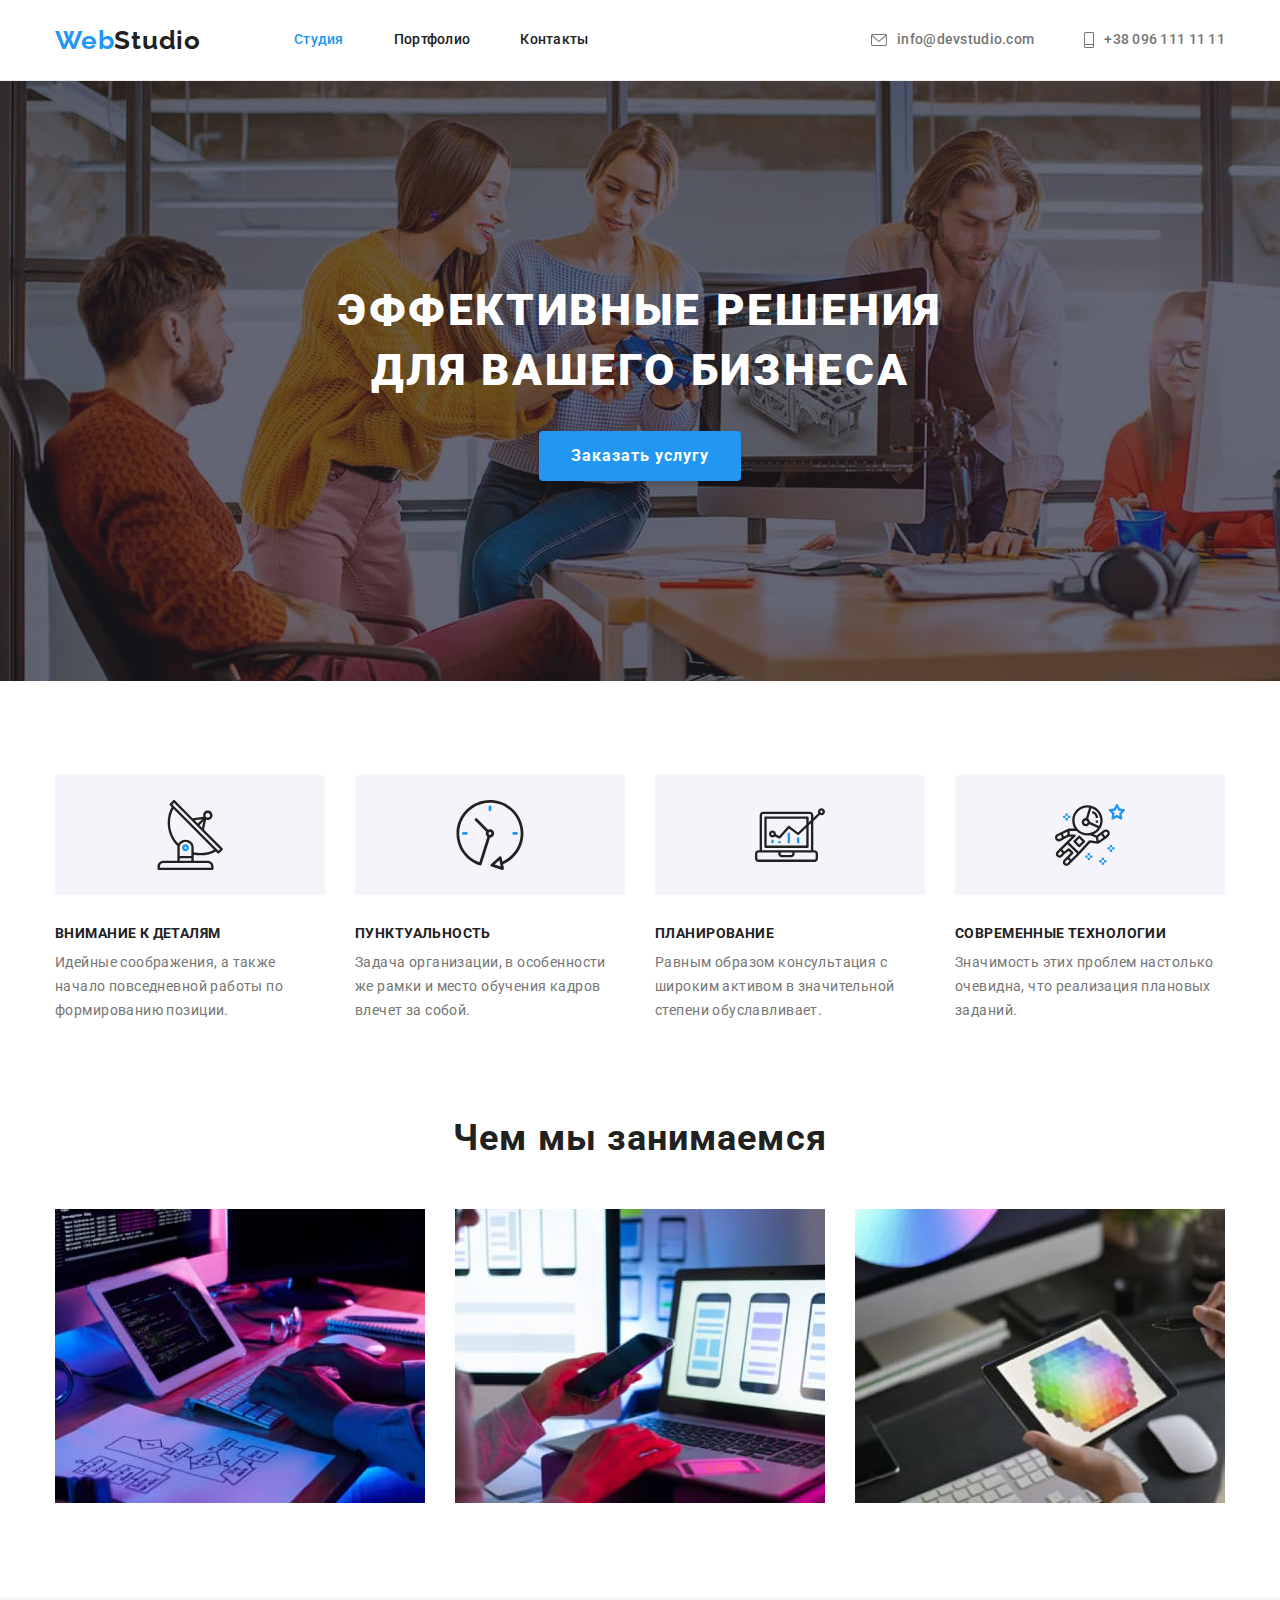
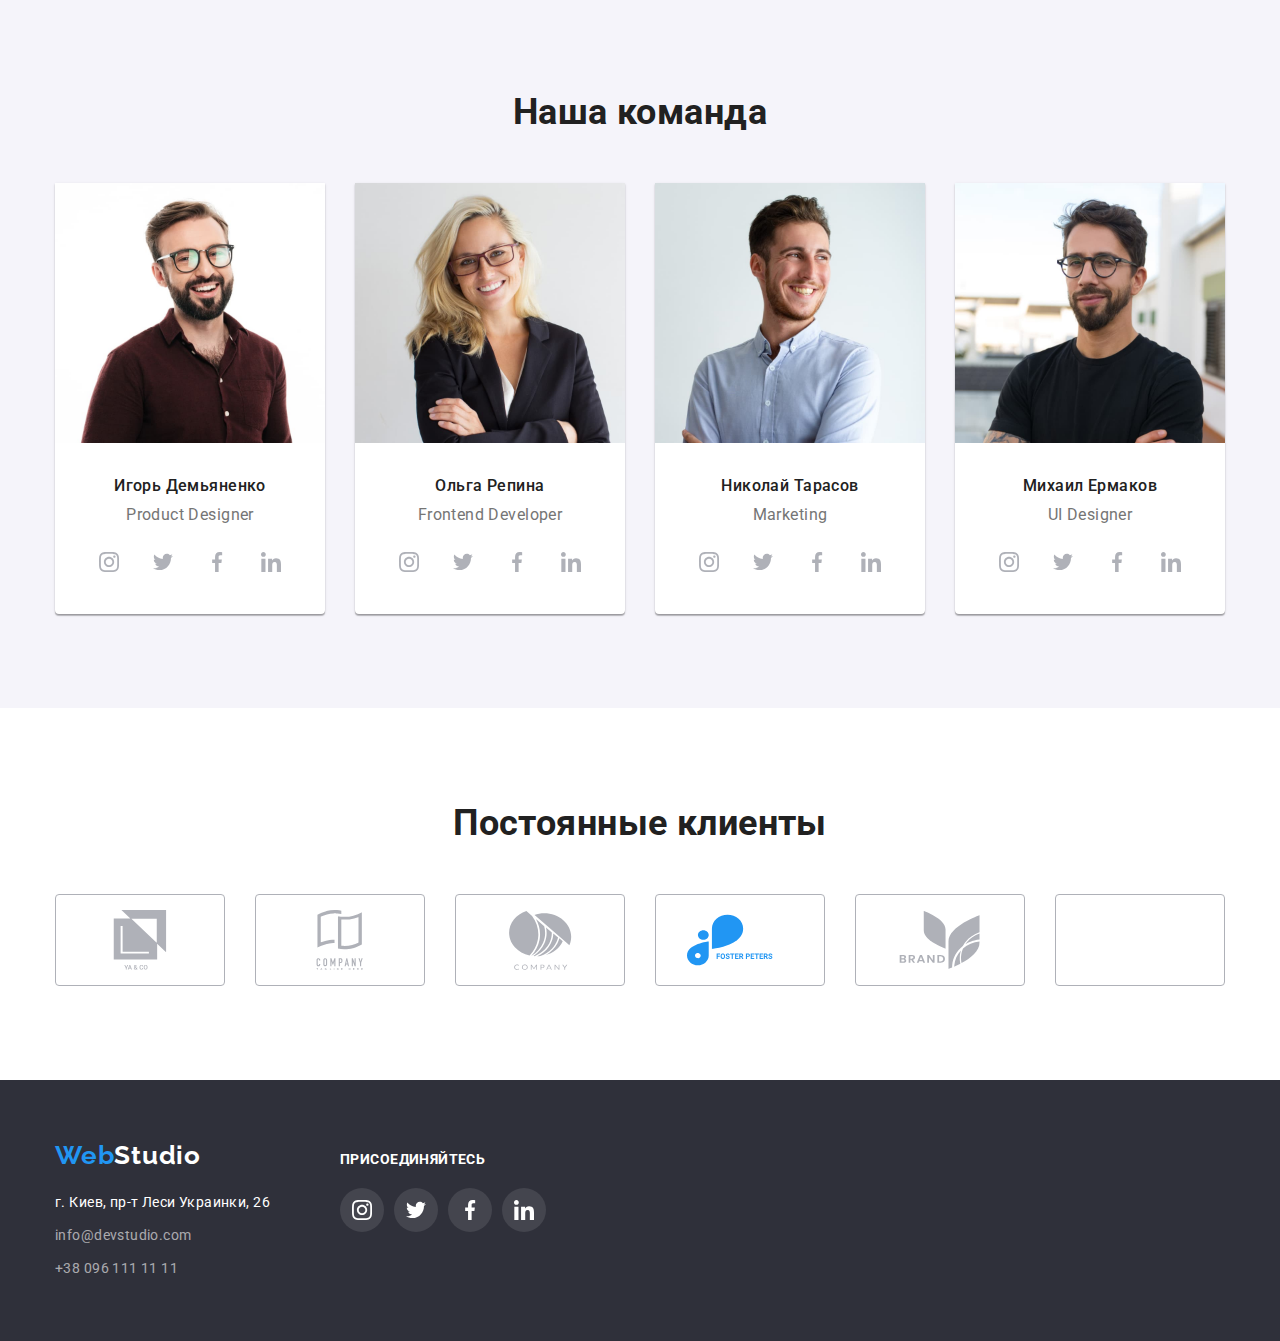
<file: index.html>
<!DOCTYPE html>
<html lang="ru">

<head>
    <meta charset="UTF-8">
    <meta http-equiv="X-UA-Compatible" content="IE=edge">
    <meta name="viewport" content="width=device-width, initial-scale=1.0">
    <link rel="preconnect" href="https://fonts.googleapis.com">
    <link rel="preconnect" href="https://fonts.gstatic.com" crossorigin>
    <link href="https://fonts.googleapis.com/css2?family=Raleway:wght@700&family=Roboto:wght@400;500;700;900&display=swap"
        rel="stylesheet">
    <link rel="stylesheet" href="https://cdnjs.cloudflare.com/ajax/libs/modern-normalize/1.1.0/modern-normalize.min.css">
    <link rel="stylesheet" href="./css/styles.css">
    <title>WebStudio</title>
</head>

<body>
    <!-- header -->
    <header class="page-header">
        <div class="container">
            <a lang="en" class="logo link" href="./index.html">Web<span class="logo-color">Studio</span></a>

            <nav class="header-nav">
                <ul class="list nav-list">
                    <li class="items"><a href="./index.html" class="link navigation current">Студия</a></li>
                    <li class="items"><a href="./portfolio.html" class="link navigation">Портфолио</a></li>
                    <li class="items"><a href="#" class="link navigation">Контакты</a></li>
                </ul>
            </nav>

            <!-- contacts -->
            <ul class="contact list">
                <li class="items">
                        <a class="header-contacts link" href="mailto:info@devstudio.com">
                            <svg class="email-icon">
                                <use href="./images/sprite.svg#icon-email"></use>
                            </svg>
                            info@devstudio.com
                        </a>
                </li>
                    
                <li class="items">
                        <a class="header-contacts link" href="tel:+380961111111">
                            <svg class="mobile-icon">
                                <use href="/images/sprite.svg#icon-phone"></use>
                            </svg>
                            +38 096 111 11 11
                        </a>
                </li>
            </ul>
        </div>
                    
                
    </header>

    <!-- main -->
    <main>
        <!-- hero -->
        <section class="hero section">
            <div class="container">
                <h1 class="hero-title">Эффективные решения для вашего бизнеса</h1>
                
                <button type="button" class="hero-button">Заказать услугу</button>
            </div>
            
        </section>


        <!-- Приемущества -->
        <section class="benefits section">
            <div class="container">
                <h2 class="visually-hidden">Приемущества</h2>

                <ul class="list benefits-list">
                    <li class="items">
                        <div class="benefits-block">
                            <svg class="icon-antenna">
                                <use href="./images/sprite.svg#icon-antenna" ></use>
                            </svg>
                        </div>
                        <h3 class="benefits-title">Внимание к деталям</h3>
                        <p class="benefits-text">Идейные соображения, а также начало повседневной работы по формированию позиции.</p>
                    </li>
                    <li class="items">
                        <div class="benefits-block">
                            <svg class="icon-clock">
                                <use href="./images/sprite.svg#icon-clock"></use>
                            </svg>
                        </div>
                        <h3 class="benefits-title">Пунктуальность</h3>
                        <p class="benefits-text">Задача организации, в особенности же рамки и место обучения кадров влечет за собой.</p>
                    </li>
                    <li class="items">
                        <div class="benefits-block">
                            <svg class="icon-diagram">
                                <use href="./images/sprite.svg#icon-diagram"></use>
                            </svg>
                        </div>
                        <h3 class="benefits-title">Планирование</h3>
                        <p class="benefits-text">Равным образом консультация с широким активом в значительной степени обуславливает.</p>
                    </li>
                    <li class="items">
                        <div class="benefits-block">
                            <svg class="icon-astronaut">
                                <use href="./images/sprite.svg#icon-astronaut"></use>
                            </svg>
                        </div>
                        <h3 class="benefits-title">Современные технологии</h3>
                        <p class="benefits-text">Значимость этих проблем настолько очевидна, что реализация плановых заданий.</p>
                    </li>
                </ul>
            </div>
            
        </section>

        <!-- Чем мы занимаемся -->
        <section class="section">
            <div class="container doing">
                <h2 class="doing-title">Чем мы занимаемся</h2>

                <ul class="list doing-list">
                    <li class="items"><img class="doing-foto" src="./images/what-we-do1.jpg" alt="Написание кода" width="370" height="294"></li>
                    <li class="items"><img class="doing-foto" src="./images/what-we-do2.jpg" alt="Работа с мобильными приложениями" width="370" height="294"></li>
                    <li class="items"><img class="doing-foto" src="./images/what-we-do3.jpg" alt="Робота с политрой цветов" width="370" height="294"></li>
                </ul>
            </div>
            
        </section>

        <!-- Наша команда -->
        <section class="team section">
           
            <div class="container">
                <h2 class="team-title">Наша команда</h2>

                <ul class="list team-list">
                    <li class="team-child">
                        <img src="./images/worker1.jpg" alt="Сотрудник компании-продакт дезайнер" width="270" height="260">
                            <div class="team-info">
                                <h3 class="team-name">Игорь Демьяненко</h3>
                                <p lang="en" class="team-position">Product Designer</p>
                                <ul class="list team-icons-list">
                                    <li class="team-icons-items">
                                        <a class="team-icons-link" href="#" onclick="return false;">
                                            <svg class="icon-instagram">
                                                <use href="./images/sprite.svg#icon-instagram"></use>
                                            </svg>
                                        </a>
                                    </li>
                                    <li class="team-icons-items">
                                        <a class="team-icons-link" href="#" onclick="return false;">
                                            <svg class="icon-twitter">
                                                <use href="./images/sprite.svg#icon-twitter"></use>
                                            </svg>
                                        </a>
                                        
                                    </li>
                                    <li class="team-icons-items">
                                        <a class="team-icons-link" href="#" onclick="return false;">
                                            <svg class="icon-facebook">
                                                <use href="./images/sprite.svg#icon-facebook"></use>
                                            </svg>
                                        </a>
                                        
                                    </li>
                                    <li class="team-icons-items">
                                        <a class="team-icons-link" href="#" onclick="return false;">
                                            <svg class="icon-linkedin">
                                                <use href="./images/sprite.svg#icon-linkedin"></use>
                                            </svg>
                                        </a>
                                        
                                    </li>
                                </ul>
                            </div>
                        
                    </li>
                    <li class="team-child">
                        <img src="./images/worker2.jpg" alt="Сотрудница компании-фронтэнд розробник" width="270" height="260">
                            <div class="team-info">
                                <h3 class="team-name">Ольга Репина</h3>
                                <p lang="en" class="team-position">Frontend Developer</p>
                                <ul class="list team-icons-list">
                                    <li class="team-icons-items">
                                        <a class="team-icons-link" onclick="return false;">
                                            <svg class="icon-instagram">
                                                <use href="./images/sprite.svg#icon-instagram"></use>
                                            </svg>
                                        </a>
                                    </li>
                                    <li class="team-icons-items">
                                        <a class="team-icons-link" href="#" onclick="return false;">
                                            <svg class="icon-twitter">
                                                <use href="./images/sprite.svg#icon-twitter"></use>
                                            </svg>
                                        </a>
                                        
                                    </li>
                                    <li class="team-icons-items">
                                        <a class="team-icons-link" href="#" onclick="return false;">
                                            <svg class="icon-facebook">
                                                <use href="./images/sprite.svg#icon-facebook"></use>
                                            </svg>
                                        </a>
                                        
                                    </li>
                                    <li class="team-icons-items">
                                        <a class="team-icons-link" href="#" onclick="return false;">
                                            <svg class="icon-linkedin">
                                                <use href="./images/sprite.svg#icon-linkedin"></use>
                                            </svg>
                                        </a>
                                        
                                    </li>
                                </ul>
                            </div>
                        
                    </li>
                    <li class="team-child">
                        <img src="./images/worker3.jpg" alt="Сотрудник компании-маркетинг" width="270" height="260">
                            <div class="team-info">
                                <h3 class="team-name">Николай Тарасов</h3>
                                <p lang="en" class="team-position">Marketing</p>
                                <ul class="list team-icons-list">
                                    <li class="team-icons-items">
                                        <a class="team-icons-link" href="#" onclick="return false;">
                                            <svg class="icon-instagram">
                                                <use href="./images/sprite.svg#icon-instagram"></use>
                                            </svg>
                                        </a>
                                    </li>
                                    <li class="team-icons-items">
                                        <a class="team-icons-link" href="#" onclick="return false;">
                                        <svg class="icon-twitter">
                                            <use href="./images/sprite.svg#icon-twitter"></use>
                                        </svg>
                                        </a>
                                    </li>
                                    <li class="team-icons-items">
                                        <a class="team-icons-link" href="#" onclick="return false;">
                                        <svg class="icon-facebook">
                                            <use href="./images/sprite.svg#icon-facebook"></use>
                                        </svg>
                                        </a>
                                    </li>
                                    <li class="team-icons-items">
                                        <a class="team-icons-link" href="#" onclick="return false;">
                                        <svg class="icon-linkedin">
                                            <use href="./images/sprite.svg#icon-linkedin"></use>
                                        </svg>
                                        </a>
                                    </li>
                                </ul>
                            </div>
                        
                    </li>
                    <li class="team-child">
                        <img src="./images/worker4.jpg" alt="Сотрудник компании-УИ дезайнер" width="270" height="260">
                            <div class="team-info">
                                <h3 class="team-name">Михаил Ермаков</h3>
                                <p lang="en" class="team-position">UI Designer</p>
                                <ul class="list team-icons-list">
                                    <li class="team-icons-items">
                                        <a class="team-icons-link" href="#" onclick="return false;">
                                            <svg class="icon-instagram">
                                                <use href="./images/sprite.svg#icon-instagram"></use>
                                            </svg>
                                        </a>
                                    </li>
                                    <li class="team-icons-items">
                                        <a class="team-icons-link" href="#" onclick="return false;">
                                        <svg class="icon-twitter">
                                            <use href="./images/sprite.svg#icon-twitter"></use>
                                        </svg>
                                        </a>
                                    </li>
                                    <li class="team-icons-items">
                                        <a class="team-icons-link" href="#" onclick="return false;">
                                        <svg class="icon-facebook">
                                            <use href="./images/sprite.svg#icon-facebook"></use>
                                        </svg>
                                        </a>
                                    </li>
                                    <li class="team-icons-items">
                                        <a class="team-icons-link" href="#" onclick="return false;">
                                        <svg class="icon-linkedin">
                                            <use href="./images/sprite.svg#icon-linkedin"></use>
                                        </svg>
                                        </a>
                                    </li>
                                </ul>
                            </div>
                        
                    </li>
                </ul>
            </div>
           

            
        </section>

        <!-- Постоянные клиенты -->
        <section class="clients">
            <div class="container">
                <h2 class="clients-title">Постоянные клиенты</h2>

                <ul class="list clients-list">
                    <li class="clients-list-items">
                        <a href="#" target="_blank" rel="nofollow">
                            <div class="client-logo-box">
                                <svg class="icon-company1">
                                    <use href="./images/sprite.svg#icon-company1"></use>
                                </svg>
                            </div>
                        </a>
                    </li>
                    <li class="clients-list-items">
                        <a href="#" target="_blank" rel="nofollow">
                            <div class="client-logo-box">
                                <svg class="icon-company2">
                                    <use href="./images/sprite.svg#icon-company2"></use>
                                </svg>
                            </div>
                        </a>
                    </li>
                    <li class="clients-list-items">
                        <a href="#" target="_blank" rel="nofollow">
                            <div class="client-logo-box">
                                <svg class="icon-company3">
                                    <use href="./images/sprite.svg#icon-company3"></use>
                                </svg>
                            </div>
                        </a>
                    </li>
                    <li class="clients-list-items">
                        <a href="#" target="_blank" rel="nofollow">
                            <div class="client-logo-box">
                                <svg class="icon-company4">
                                    <use href="./images/sprite.svg#icon-company4"></use>
                                </svg>
                            </div>
                        </a>
                    </li>
                    <li class="clients-list-items">
                        <a href="#" target="_blank" rel="nofollow">
                            <div class="client-logo-box">
                                <svg class="icon-company5">
                                    <use href="./images/sprite.svg#icon-company5"></use>
                                </svg>
                            </div>
                        </a>
                    </li>
                    <li class="clients-list-items">
                        <a href="#" target="_blank" rel="nofollow">
                            <div class="client-logo-box">
                                <svg class="icon-company6">
                                    <use href="./images/sprite.svg#icon-company6"></use>
                                </svg>
                            </div>
                        </a>
                    </li>
                </ul>
            </div>
        </section>
    </main>

    <!-- footer -->
    <footer class="footer-bgc">
        <div class="container">
            <div class="footer-contacts">
                <a lang="en" class="logo link" href="./index.html">Web<span class="logo-color-second">Studio</span></a>
                
                <address>
                    <!-- contacts -->
                    <ul class="list">
                        <li class="footer-list-items"><a class="footer-adress link" href="https://goo.gl/maps/VqDMLMsXwP5XZMXm9"
                                target="_blank" rel="noreferrer noopener">г.
                                Киев, пр-т Леси Украинки, 26</a></li>
                        <li class="footer-list-items"><a class="footer-contacts link"
                                href="mailto:info@devstudio.com">info@devstudio.com</a></li>
                        <li class="footer-list-items"><a class="footer-contacts link" href="tel:+380961111111">+38 096 111 11 11</a>
                        </li>
                    </ul>
                </address>
            </div>
            
            <div class="footer-link-icons">
                <h2 class="footer-link-title">присоединяйтесь</h2>

            <ul class="list footer-icons-list">
                <li class="footer-icons-items">
                    <a class="footer-icons-link" href="#" onclick="return false;">
                        <svg class="icon-instagram">
                            <use href="./images/sprite.svg#icon-instagram"></use>
                        </svg>
                    </a>
                </li>
                
                <li class="footer-icons-items">
                    <a class="footer-icons-link" href="#" onclick="return false;">
                        <svg class="icon-twitter">
                            <use href="./images/sprite.svg#icon-twitter"></use>
                        </svg>
                    </a>
                </li>

                <li class="footer-icons-items">
                    <a class="footer-icons-link" href="#" onclick="return false;">
                        <svg class="icon-facebook">
                            <use href="./images/sprite.svg#icon-facebook"></use>
                        </svg>
                    </a>
                </li>

                <li class="footer-icons-items">
                    <a class="footer-icons-link" href="#" onclick="return false;">
                        <svg class="icon-linkedin">
                            <use href="./images/sprite.svg#icon-linkedin"></use>
                        </svg>
                    </a>
                </li>
            </ul>
            </div>
        
            


        </div>

        
    </footer>

</body>

</html>
</file>
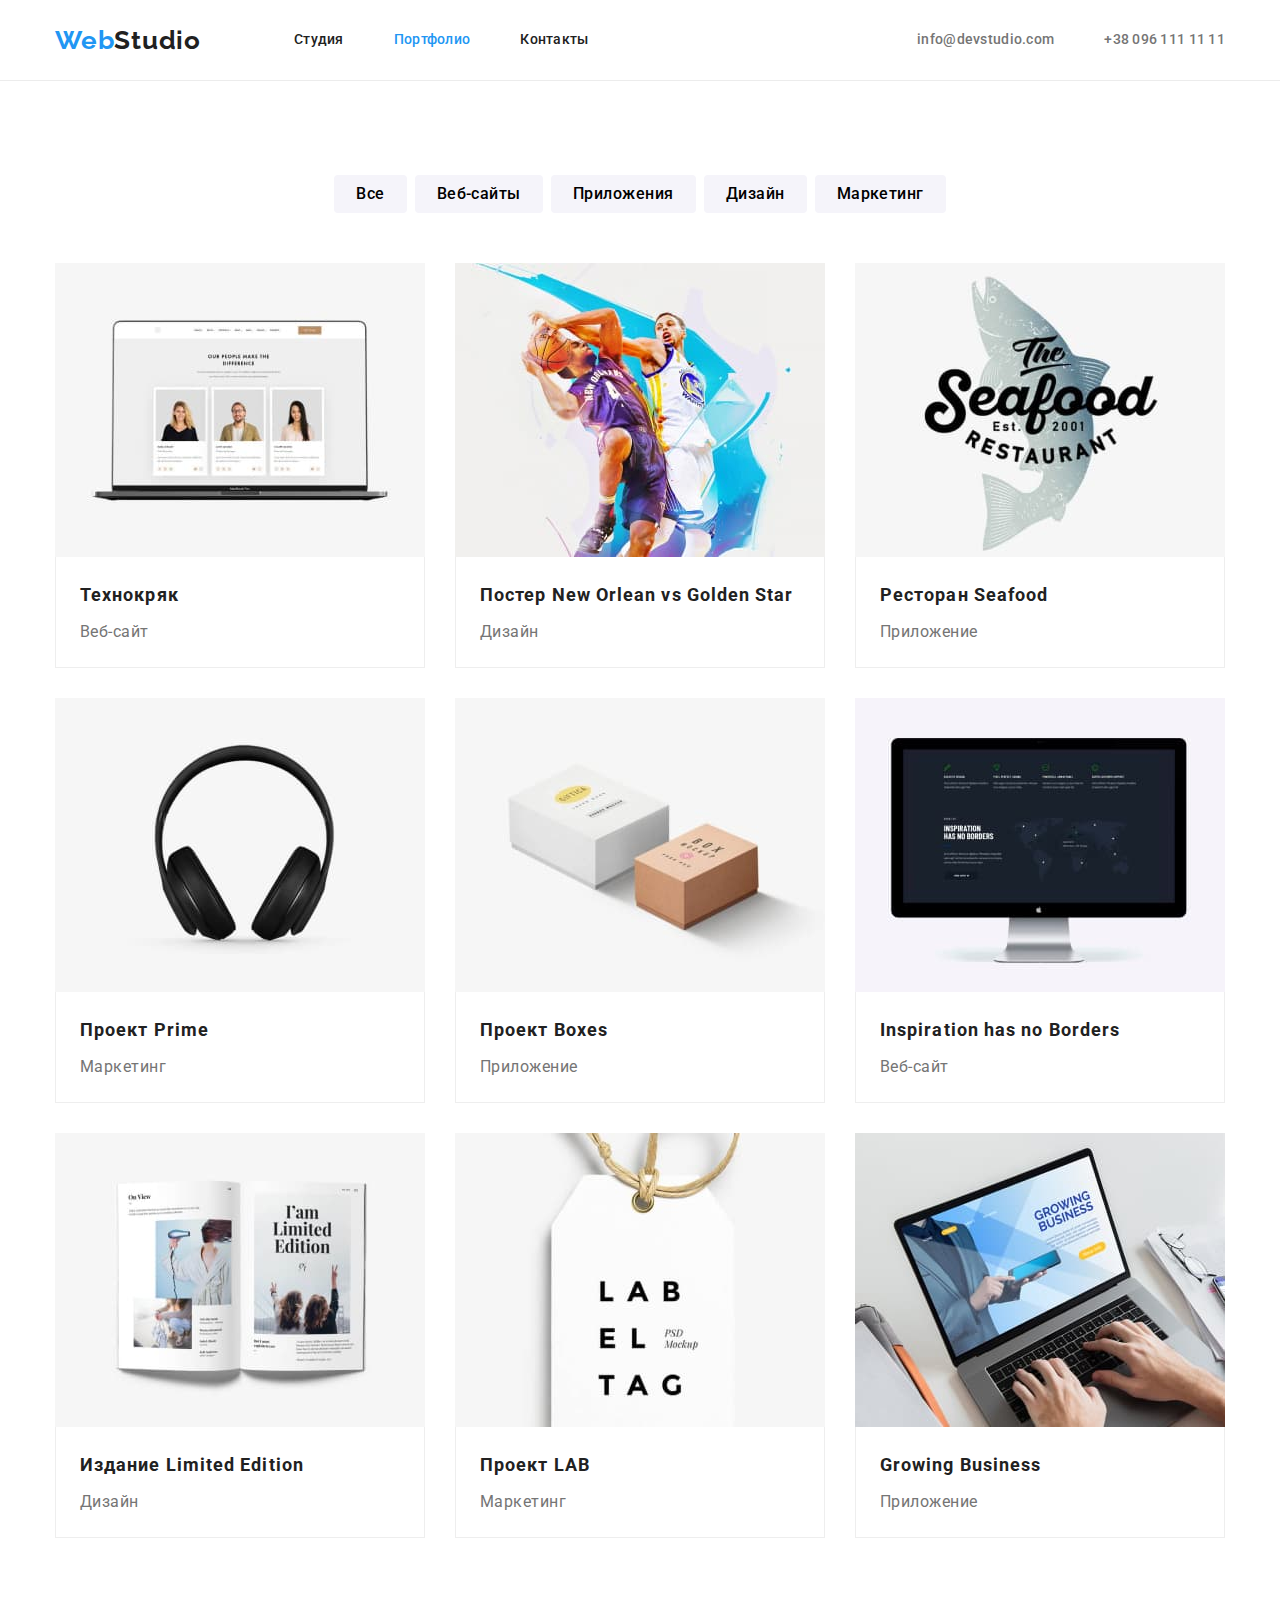
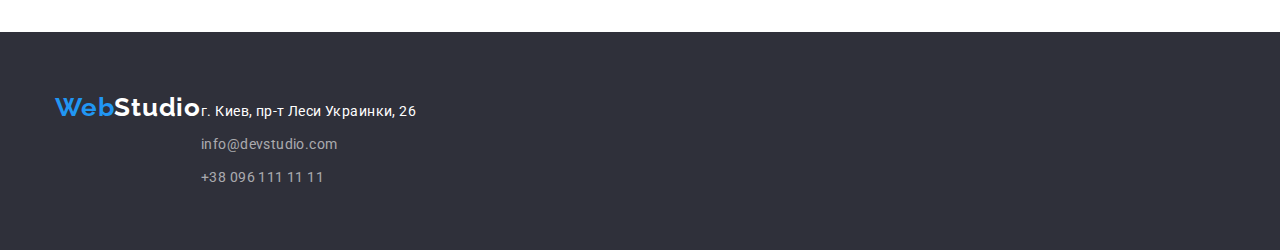
<file: portfolio.html>
<!DOCTYPE html>
<html lang="ru">
<head>
    <meta charset="UTF-8">
    <meta http-equiv="X-UA-Compatible" content="IE=edge">
    <meta name="viewport" content="width=device-width, initial-scale=1.0">
    <link rel="preconnect" href="https://fonts.googleapis.com">
    <link rel="preconnect" href="https://fonts.gstatic.com" crossorigin>
    <link href="https://fonts.googleapis.com/css2?family=Raleway:wght@700&family=Roboto:wght@400;500;700;900&display=swap" rel="stylesheet">
    <link rel="stylesheet" href="https://cdnjs.cloudflare.com/ajax/libs/modern-normalize/1.1.0/modern-normalize.min.css">
    <link rel="stylesheet" href="./css/styles.css">
    <title>Portfolio</title>
</head>

<body>
 
    <!-- header -->
    <header class="page-header">
        <div class="container">
            <a lang="en" class="logo link" href="./index.html">Web<span class="logo-color">Studio</span></a>
    
            <nav class="header-nav">
                <ul class="list nav-list">
                    <li class="items"><a href="./index.html" class="link navigation">Студия</a></li>
                    <li class="items"><a href="./portfolio.html" class="link navigation current">Портфолио</a></li>
                    <li class="items"><a href="#" class="link navigation">Контакты</a></li>
                </ul>
            </nav>
    
            <!-- contacts -->
            <ul class="contact list">
                <li class="items"><a class="header-contacts link" href="mailto:info@devstudio.com">info@devstudio.com</a>
                </li>
                <li class="items"><a class="header-contacts link" href="tel:+380961111111">+38 096 111 11 11</a></li>
            </ul>
        </div>
    
    
    </header>

    <!-- main -->
    <main>
        <!-- Works -->
        <section class="section works">
            <div class="container">
                <h1 lang="en" class="visually-hidden">Works</h1>
                
                <!-- Filter -->
                <ul class="list works-buttons">
                    <li class="works-buttons-items"><button type="button" class="button active">Все</button></li>
                    <li class="works-buttons-items"><button type="button" class="button">Веб-сайты</button></li>
                    <li class="works-buttons-items"><button type="button" class="button">Приложения</button></li>
                    <li class="works-buttons-items"><button type="button" class="button">Дизайн</button></li>
                    <li class="works-buttons-items"><button type="button" class="button">Маркетинг</button></li>
                </ul>
                
                <!-- Карточки работ -->
                <ul class="list title works-cards-list">
                    <li class="item">
                        <img src="./images/work-example1.jpg" alt="Карточки с фото сотрудников" width="370" height="294" class="works-foto">
                            <div class="card-border">
                                <h2 class="name-of-project">Технокряк</h2>
                                <p class="type-of-project">Веб-сайт</p>
                            </div>
                        
                    </li>
                
                    <li class="item">
                        <img src="./images/work-example2.jpg" alt="Два баскетболиста борятся за мяч" width="370" height="294" class="works-foto">
                            <div class="card-border">
                                <h2 class="name-of-project">Постер <span lang="en">New Orlean vs Golden Star</span></h2>
                                <p class="type-of-project">Дизайн</p>
                            </div>
                        
                    </li>
                
                    <li class="item">
                        <img src="./images/work-example3.jpg" alt="Логотип ресторана в виде рыбы" width="370" height="294" class="works-foto">
                            <div class="card-border">
                                <h2 class="name-of-project">Ресторан <span lang="en">Seafood</span></h2>
                                <p class="type-of-project">Приложение</p>
                            </div>
                        
                    </li>
                
                    <li class="item">
                        <img src="./images/work-example4.jpg" alt="Наушники" width="370" height="294" class="works-foto">
                            <div class="card-border">
                                <h2 class="name-of-project">Проект <span lang="en">Prime</span></h2>
                                <p class="type-of-project">Маркетинг</p>
                            </div>
                        
                    </li>
                
                    <li class="item">
                        <img src="./images/work-example5.jpg" alt="Две посылки" width="370" height="294" class="works-foto">
                            <div class="card-border">
                                <h2 class="name-of-project">Проект <span lang="en">Boxes</span></h2>
                                <p class="type-of-project">Приложение</p>
                            </div>
                        
                    </li>
                
                    <li class="item">
                        <img src="./images/work-example6.jpg" alt="Пример разработаного сайта" width="370" height="294" class="works-foto">
                            <div class="card-border">
                                <h2 lang="en" class="name-of-project">Inspiration has no Borders</h2>
                                <p class="type-of-project">Веб-сайт</p>
                            </div>
                        
                    </li>
                
                    <li class="item">
                        <img src="./images/work-example7.jpg" alt="Развернутая книга" width="370" height="294" class="works-foto">
                            <div class="card-border">
                                <h2 class="name-of-project">Издание <span lang="en">Limited Edition</span></h2>
                                <p class="type-of-project">Дизайн</p>
                            </div>
                        
                    </li>
                
                    <li class="item">
                        <img src="./images/work-example8.jpg" alt="Бирка с магазина" width="370" height="294" class="works-foto">
                            <div class="card-border">
                                <h2 class="name-of-project">Проект <span lang="en">LAB</span></h2>
                                <p class="type-of-project">Маркетинг</p>
                            </div>
                        
                    </li>
                
                    <li class="item">
                        <img src="./images/work-example9.jpg" alt="Открыто приложение на ноутбуке" width="370" height="294" class="works-foto">
                            <div class="card-border">
                                <h2 lang="en" class="name-of-project">Growing Business</h2>
                                <p class="type-of-project">Приложение</p>
                            </div>
                        
                    </li>
                
                </ul>
            </div>
            
        </section>
    </main>

    <!-- footer -->
    <footer class="footer-bgc">
        <div class="container">
            <a lang="en" class="logo link" href="./index.html">Web<span class="logo-color-second">Studio</span></a>
    
            <address>
                <!-- contacts -->
                <ul class="list">
                    <li class="footer-list-items"><a class="footer-adress link" href="https://goo.gl/maps/VqDMLMsXwP5XZMXm9"
                            target="_blank" rel="noreferrer noopener">г.
                            Киев, пр-т Леси Украинки, 26</a></li>
                    <li class="footer-list-items"><a class="footer-contacts link"
                            href="mailto:info@devstudio.com">info@devstudio.com</a></li>
                    <li class="footer-list-items"><a class="footer-contacts link" href="tel:+380961111111">+38 096 111 11
                            11</a></li>
                </ul>
            </address>
        </div>
    
    
    </footer>

</body>
</html>
</file>
<file: css/styles.css>
:root {
  --prymary-text-color: #212121;
  --prymary-bg-color: #ffffff;
  --active-color: #2196f3;
  --hero-button-hover: #188ce8;
  --border-color: #eeeeee;
  --header-border-color: #ececec;
  --header-contacts: #757575;
  --hero-background-color: rgba(47, 48, 58, 0.4);
  --hero-background-color-alternative: #c4c4c4;
  --footer-contacts-color: rgba(255, 255, 255, 0.6);
  --button-background: #f5f4fa;
  --footer-background: #2f303a;
  --footer-background-icons: rgba(255, 255, 255, 0.1);
  --button-shadow: rgba(0, 0, 0, 0.15);
  --filter-buttons-shadow-color-one: rgba(0, 0, 0, 0.12);
  --filter-buttons-shadow-color-two: rgba(0, 0, 0, 0.08);
  --filter-buttons-shadow-color-three: rgba(0, 0, 0, 0.1);
  --works-card-shadow-color-one: rgba(0, 0, 0, 0.16);
  --works-card-shadow-color-two: rgba(0, 0, 0, 0.06);
  --works-card-shadow-color-three: rgba(0, 0, 0, 0.12);
  --box-shadow-1: #0000001f;
  --box-shadow-2: #00000024;
  --box-shadow-3: #00000033;
  --team-icons-color: #afb1b8;
}

body {
  font-family: Roboto, sans-serif;
  color: var(--prymary-text-color);
  background-color: var(--prymary-bg-color);
  font-size: 14px;
  letter-spacing: 0.03em;
}

h1,
h2,
h3,
h4,
h5,
h6,
p {
  margin: 0;
}

.section {
  padding-top: 94px;
  padding-bottom: 94px;

  /* outline: 2px dotted teal; */ /* Тимчасове, допоміжне для верстки */
}

/* Header */
.page-header {
  border-bottom: 1px solid var(--header-border-color);
}

.container {
  margin-left: auto;
  margin-right: auto;
  width: 1200px;
  padding-left: 15px;
  padding-right: 15px;

  /* outline: 2px dotted tomato; */ /* Тимчасове, допоміжне для верстки */
}

.page-header .container {
  display: flex;
  align-items: center;
}

/* header logo */

.logo {
  font-family: Raleway, sans-serif;
  font-weight: 700;
  font-size: 26px;
  line-height: 1.19;
  letter-spacing: 0.03em;
  text-decoration: none;
  color: var(--prymary-text-color);
}

.logo {
  color: var(--active-color);
}

.logo-color {
  color: var(--prymary-text-color);
}

.logo-color-second {
  color: var(--prymary-bg-color);
}

/* header nav-list */

.navigation {
  color: var(--prymary-text-color);
  font-weight: 500;
  line-height: 1.14;
  letter-spacing: 0.02em;
}

.navigation.current,
.navigation:focus,
.navigation:hover {
  color: var(--active-color);
}

.header-nav {
  margin-left: 93px;
}

.page-header .nav-list {
  display: flex;
}

.nav-list .link.navigation {
  display: block;
  padding-top: 32px;
  padding-bottom: 32px;
}

.list.nav-list .items:not(:last-child) {
  margin-right: 50px;
}

/* header contacts */

.email-icon,
.mobile-icon {
  margin-right: 10px;
}

.email-icon {
  width: 16px;
  height: 12px;
}

.mobile-icon {
  width: 10px;
  height: 16px;
}

.header-contacts {
  color: var(--header-contacts);
  fill: var(--header-contacts);
  font-size: 14px;
  line-height: 1.14px;
  letter-spacing: 0.02em;

  display: flex;
  align-items: center;
}

.header-contacts:hover,
.header-contacts:focus,
.footer-adress:hover,
.footer-adress:focus,
.footer-contacts:hover,
.footer-contacts:focus,
.email-icon:hover,
.email-icon:focus {
  color: var(--active-color);
  fill: var(--active-color);
}

.page-header .contact {
  display: flex;
  margin-left: auto;
}

.contact.list .items:not(:last-child) {
  margin-right: 50px;
}

.contact.list {
  line-height: 1.14;
  letter-spacing: 0.02em;
  font-weight: 500;
  align-items: center;
}

.list {
  list-style: none;
  margin: 0;
  padding: 0;
}

/* --------------------------------------------- INDEX PAGE  --------------------------------------------- */

/* hero */

.hero.section {
  padding-top: 200px;
  padding-bottom: 200px;
}

.list .button,
.list .button.active {
  font-family: Roboto, sans-serif;
  font-weight: 500;
  letter-spacing: 0.03em;
}

.link {
  text-decoration: none;
  font-style: normal;
}

.hero {
  max-width: 1600px;
  height: 600px;
  margin-left: auto;
  margin-right: auto;
  text-align: center;
  background-image: linear-gradient(
      to right,
      var(--hero-background-color),
      var(--hero-background-color)
    ),
    url(../images/hero.jpg);
  background-size: cover;
  background-repeat: no-repeat;
  background-color: var(--hero-background-color-alternative);
}

.hero-title {
  font-weight: 900;
  font-size: 44px;
  line-height: 1.36;
  text-align: center;
  letter-spacing: 0.06em;
  text-transform: uppercase;
  color: var(--prymary-bg-color);

  width: 696px;
  margin-left: auto;
  margin-right: auto;
  margin-top: 0;
  margin-bottom: 30px;
}

.hero-button {
  cursor: pointer;

  font-family: Roboto, sans-serif;
  font-style: normal;
  font-weight: 700;
  font-size: 16px;
  line-height: 1.88;
  text-align: center;
  letter-spacing: 0.06em;
  color: var(--prymary-bg-color);
  background-color: var(--active-color);
  border-radius: 4px;
  border-width: 0;

  min-width: 200px;
  padding: 10px 32px;

  box-shadow: 0px 4px 4px var(--button-shadow);
}

.hero-button:hover,
.hero-button:focus {
  background-color: var(--hero-button-hover);
}

/* Benefits */

.benefits.section {
  padding-bottom: 0;
}

.benefits-block {
  display: flex;
  height: 120px;
  width: 270px;
  background-color: var(--button-background);
  border-radius: 4px;
  margin-bottom: 30px;
  justify-content: center;
  align-items: center;
}

.icon-antenna,
.icon-clock,
.icon-diagram,
.icon-astronaut {
  width: 70px;
  height: 70px;
}

.benefits-list {
  display: flex;
}

.benefits-list .items:not(:last-child) {
  margin-right: 30px;
}

.benefits-title {
  font-size: 14px;
  font-weight: 700;
  letter-spacing: 0.03em;
  text-transform: uppercase;
  color: var(--prymary-text-color);

  margin-bottom: 10px;
}

.benefits-text {
  font-weight: 400;
  font-size: 14px;
  line-height: 1.71;
  letter-spacing: 0.03em;
  color: var(--header-contacts);
}

/* Doing */

.doing-title {
  font-weight: 700;
  font-size: 36px;
  line-height: 1.17;
  text-align: center;
  letter-spacing: 0.03em;

  margin-top: 0;
  margin-bottom: 50px;
}

.doing-list {
  display: flex;
}

.doing-foto {
  display: block;
}

.doing-list .items:not(:last-child) {
  margin-right: 30px;
}

/* team */

.team {
  background-color: var(--button-background);
}

.team-child {
  background: var(--prymary-bg-color);
  box-shadow: 0px 1px 3px var(--box-shadow-1), 0px 1px 1px var(--box-shadow-2),
    0px 2px 1px var(--box-shadow-3);
  border-radius: 0px 0px 4px 4px;
  width: 270px;
}

.team-child:not(:last-child) {
  margin-right: 30px;
}

.team-info {
  padding-top: 30px;
  padding-bottom: 30px;
}

.team-title {
  font-weight: 700;
  font-size: 36px;
  line-height: 42px;
  text-align: center;
  color: var(--prymary-text-color);
  margin-top: 0;
  margin-bottom: 50px;
}

.team-name {
  font-weight: 500;
  font-size: 16px;
  line-height: 1.19;
  text-align: center;
  color: var(--prymary-text-color);
  margin-bottom: 10px;
}

.team-position {
  font-weight: 400;
  font-size: 16px;
  line-height: 1.19;
  text-align: center;
  color: var(--header-contacts);
  margin-bottom: 16px;
}

.team-list {
  display: flex;
}

.team-icons-list {
  display: flex;
  justify-content: center;
  fill: var(--team-icons-color);
}

.team-icons-link {
  display: flex;
  height: 44px;
  width: 44px;
  border-radius: 50%;
  align-items: center;
  justify-content: center;
}

.team-icons-items {
  height: 44px;
  width: 44px;
}

.team-icons-items:not(:last-child) {
  margin-right: 10px;
}

.icon-instagram,
.icon-twitter,
.icon-facebook,
.icon-linkedin {
  height: 20px;
  width: 20px;
}

.team-icons-link:hover,
.team-icons-link:focus {
  cursor: pointer;
  fill: var(--prymary-bg-color);
  background-color: var(--active-color);
}

/* clients */
.clients {
  padding-top: 94px;
  padding-bottom: 94px;
}

.clients-title {
  text-align: center;
  margin-bottom: 50px;
  font-size: 36px;
  line-height: 1.17;
}

.clients-list {
  display: flex;
  justify-content: center;
}

.client-logo-box {
  width: 170px;
  height: 92px;
  border: 1px solid var(--team-icons-color);
  border-radius: 4px;
  display: flex;
  align-items: center;
  justify-content: center;
}

.clients-list-items {
  fill: var(--team-icons-color);
}

.clients-list-items:not(:last-child) {
  margin-right: 30px;
}

.client-logo-box:hover,
.client-logo-box:focus {
  border-color: var(--active-color);
  fill: var(--active-color);
}

.icon-company1,
.icon-company2,
.icon-company3,
.icon-company4,
.icon-company5,
.icon-company6 {
  width: 106px;
  height: 60px;
}

/* footer */

.footer-bgc {
  background-color: var(--footer-background);
  padding-top: 60px;
  padding-bottom: 60px;
}

.footer-bgc .container {
  display: flex;
  align-items: baseline;
}

.footer-bgc .logo.link {
  display: inline-block;
  margin-bottom: 20px;
}

.footer-list-items:not(:last-child) {
  margin-bottom: 9px;
}

.footer-adress {
  font-weight: 400;
  font-size: 14px;
  line-height: 1.71;
  letter-spacing: 0.03em;
  color: var(--prymary-bg-color);
}

.footer-contacts {
  font-weight: 400;
  font-size: 14px;
  line-height: 1.71;
  letter-spacing: 0.03em;
  color: var(--footer-contacts-color);
  margin-right: 70px;
}

.footer-link-title {
  text-transform: uppercase;
  color: var(--prymary-bg-color);
  font-size: 14px;
  line-height: 1.17;
  margin-bottom: 20px;
}

.footer-icons-list {
  display: flex;
  fill: var(--prymary-bg-color);
}

.footer-icons-items {
  border-radius: 50%;
  background-color: var(--footer-background-icons);
}

.footer-icons-items:not(:last-child) {
  margin-right: 10px;
}

/* .footer-icons-items:hover,
.footer-icons-items:focus {
  background-color: var(--active-color);
} */

.footer-icons-link {
  display: flex;
  width: 44px;
  height: 44px;
  align-items: center;
  justify-content: center;
}

.footer-icons-link:hover,
.footer-icons-link:focus {
  background-color: var(--active-color);
  border-radius: 50%;
}

/* --------------------------------------------- PORTFOLIO PAGE ---------------------------------------------*/

.works .container {
  align-items: center;
}

.works-buttons {
  display: flex;
  justify-content: center;
  margin-bottom: 50px;
}

.works-buttons-items .button {
  padding: 6px 22px;
}

.works-buttons-items:not(:last-child) {
  margin-right: 8px;
}

.visually-hidden {
  position: absolute;
  width: 1px;
  height: 1px;
  margin: -1px;
  border: 0;
  padding: 0;

  white-space: nowrap;
  clip-path: inset(100%);
  clip: rect(0 0 0 0);
  overflow: hidden;
}

.button {
  font-size: 16px;
  line-height: 1.63;
  letter-spacing: 0.03em;

  background: var(--button-background);
  border-radius: 4px;
  border: none;

  cursor: pointer;
}

.works-buttons-items .button:focus,
.works-buttons-items .button:hover {
  color: var(--prymary-bg-color);
  background: var(--active-color);
  box-shadow: 0px 2px 2px var(--filter-buttons-shadow-color-one),
    0px 1px 2px var(--filter-buttons-shadow-color-two),
    0px 3px 2px var(--filter-buttons-shadow-color-three);
}

.name-of-project {
  color: var(--prymary-text-color);
  font-weight: 700;
  font-size: 18px;
  line-height: 2;
  letter-spacing: 0.06em;
  margin-top: 0;
  margin-bottom: 4px;
}

.type-of-project {
  font-family: 'Roboto';
  font-weight: 400;
  font-size: 16px;
  line-height: 1.88;
  letter-spacing: 0.03em;
  color: var(--header-contacts);
  margin-top: 0;
  margin-bottom: 0;
}

.works-foto {
  display: block;
}

.card-border {
  border: 1px solid var(--border-color);
  padding-left: 24px;
  padding-right: 24px;
  padding-bottom: 20px;
  padding-top: 20px;
  border-top: none;
}

.works-cards-list {
  display: flex;
  flex-wrap: wrap;
  width: (100% - (30px * 2)) / 3;
}

.works-cards-link {
  display: block;
}

.works-cards-link:hover,
.works-cards-link:focus {
  cursor: pointer;
  box-shadow: 1px 4px 6px var(--works-card-shadow-color-one),
    0px 4px 4px var(--works-card-shadow-color-two), 0px 1px 1px var(--works-card-shadow-color-three);
}

.works-cards-list .item:not(:nth-child(3n)) {
  margin-right: 30px;
}

.works-cards-list .item:not(:nth-last-child(-n + 3)) {
  margin-bottom: 30px;
}
</file>
